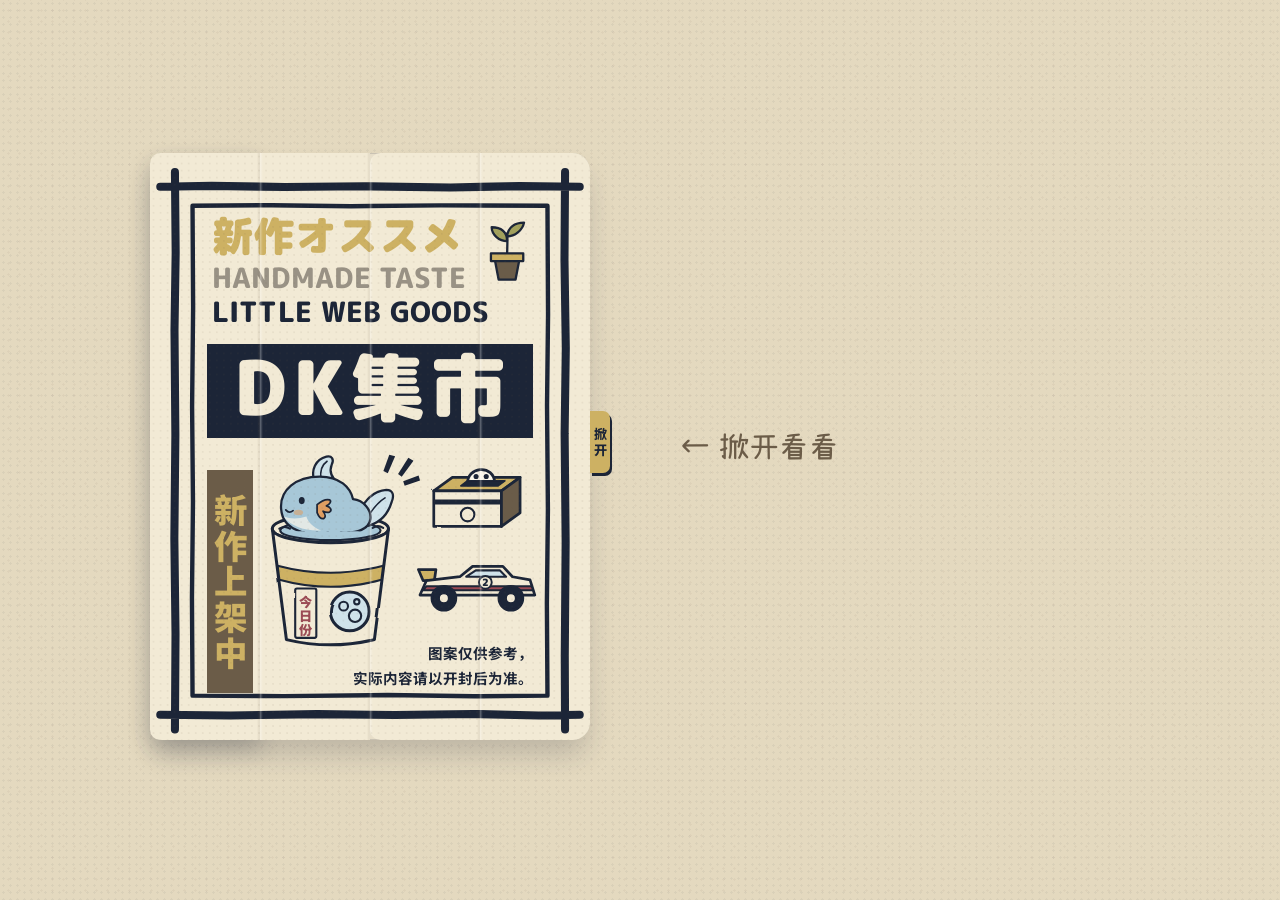
<file: site/index.html>
<!doctype html>
<html lang="zh-CN">
<head>
<meta charset="utf-8">
<meta name="viewport" content="width=device-width, initial-scale=1, viewport-fit=cover">
<title>DK集市</title>
<meta name="description" content="ZUZU · 庭院日和、冒冒 Peekala、二呜兄弟 · 赛道竞速。">
<meta name="theme-color" content="#E4D9BF">
<meta property="og:type" content="website">
<meta property="og:title" content="DK集市">
<meta property="og:description" content="ZUZU · 庭院日和、冒冒 Peekala、二呜兄弟 · 赛道竞速。">
<link rel="icon" href="favicon.svg" type="image/svg+xml">
<link rel="preconnect" href="https://fonts.googleapis.com">
<link rel="preconnect" href="https://fonts.gstatic.com" crossorigin>
<link rel="stylesheet" href="https://fonts.googleapis.com/css2?family=M+PLUS+Rounded+1c:wght@500;800;900&family=Noto+Sans+SC:wght@400;500;700;900&family=IBM+Plex+Mono:wght@500&display=swap">
<link rel="stylesheet" href="assets/dk.css">
<script src="assets/dk.js" defer></script>
</head>
<body>
<!-- drawings shared by the cover strips and the shelf -->
<svg width="0" height="0" style="position:absolute" aria-hidden="true" focusable="false">
  <defs>
    <filter id="rough" x="-5%" y="-5%" width="110%" height="110%">
      <feTurbulence type="fractalNoise" baseFrequency="0.035" numOctaves="2" seed="7"/>
      <feDisplacementMap in="SourceGraphic" scale="2.2"/>
    </filter>
    <clipPath id="cupclip"><rect x="-20" y="-80" width="200" height="117"/></clipPath>

    <symbol id="mudkip" viewBox="0 0 200 140">
      <g class="s-ink" stroke-width="3.4" stroke-linejoin="round" stroke-linecap="round">
        <path class="f-water2" d="M142 100 C146 78 162 60 184 58 C194 58 196 66 192 76 C186 96 172 108 156 112 Z"/>
        <path class="f-none" stroke-width="2.4" d="M156 98 C164 86 172 76 182 70"/>
        <path class="f-water2" d="M76 46 C70 28 78 12 94 8 C102 6 106 12 102 20 C98 30 102 40 112 48 Z"/>
        <path class="f-none" stroke-width="2.4" d="M86 42 C84 30 88 20 95 15"/>
        <rect class="f-water" x="60" y="110" width="20" height="18" rx="9"/>
        <rect class="f-water" x="96" y="112" width="20" height="16" rx="8"/>
        <rect class="f-water" x="126" y="108" width="20" height="16" rx="8"/>
        <path class="f-water" d="M26 86 C24 58 48 38 84 38 C114 38 130 54 134 72 C150 74 162 88 160 102 C158 116 140 124 118 122 C100 126 70 128 54 120 C36 114 27 102 26 86 Z"/>
        <path class="f-white" stroke="none" d="M30 98 C40 112 60 120 86 119 C74 114 66 106 64 98 C52 102 40 102 30 98 Z" opacity=".7"/>
        <path class="f-gill" stroke-width="2.6" d="M80 80 C86 75 93 71 99 73 C102 75 99 80 94 82 C100 84 103 88 99 91 C95 93 91 91 89 90 C92 94 94 98 90 101 C86 102 82 97 80 92 Z"/>
        <ellipse class="f-gill" stroke="none" cx="52" cy="92" rx="7" ry="4.2" opacity=".55"/>
        <ellipse class="f-ink" stroke="none" cx="57" cy="74" rx="4.4" ry="5.4"/>
        <path class="f-none" stroke-width="2.6" d="M33 88 Q38 94 44 89"/>
      </g>
    </symbol>


    <symbol id="car" viewBox="0 0 160 84">
      <g class="s-ink" stroke-width="3.4" stroke-linejoin="round" stroke-linecap="round">
        <path class="f-must" d="M14 36 L8 22 L30 22 L28 36 Z"/>
        <path class="f-paper" d="M10 54 L18 36 L60 31 L76 18 L114 18 L126 31 L148 35 L154 54 Z"/>
        <path class="f-water2" stroke-width="2.6" d="M68 31 L80 23 L110 23 L118 31 Z"/>
        <path class="f-bean" stroke-width="2.4" d="M18 43 L150 43 L152 48 L14 48 Z"/>
        <circle class="f-paper" stroke-width="2.4" cx="92" cy="38" r="8"/>
        <text x="92" y="42.5" text-anchor="middle" class="f-ink" stroke="none" style="font:900 12px var(--f-round)">2</text>
        <circle class="f-ink" cx="40" cy="58" r="15"/><circle class="f-paper" stroke-width="2" cx="40" cy="58" r="6"/>
        <circle class="f-ink" cx="124" cy="58" r="15"/><circle class="f-paper" stroke-width="2" cx="124" cy="58" r="6"/>
      </g>
    </symbol>

    <symbol id="matchpeek" viewBox="0 0 130 100">
      <g class="s-ink" stroke-width="3.2" stroke-linejoin="round" stroke-linecap="round">
        <path class="f-must" d="M8 46 L30 30 L110 30 L88 46 Z"/>
        <path class="f-white" d="M48 39 C46 16 80 14 80 37 Z"/>
        <circle class="f-ink" stroke="none" cx="58" cy="29" r="3"/><circle class="f-ink" stroke="none" cx="70" cy="29" r="3"/>
        <path class="f-ink" stroke-width="2" d="M40 40 L48 34 L92 34 L84 40 Z"/>
        <path class="f-paper" d="M8 46 H88 V88 H8 Z"/>
        <path class="f-ink" stroke="none" d="M8 56 H88 V62 H8 Z"/>
        <circle class="f-paper" stroke-width="2.4" cx="48" cy="74" r="8"/>
        <path class="f-umber" d="M88 46 L110 30 V72 L88 88 Z"/>
      </g>
    </symbol>

    <symbol id="sprout" viewBox="0 0 60 84">
      <g class="s-ink" stroke-width="3" stroke-linejoin="round" stroke-linecap="round">
        <path class="f-none" d="M30 50 C30 38 31 30 30 20"/>
        <path class="f-leaf" d="M30 30 C20 30 10 22 10 12 C22 12 30 18 30 30 Z"/>
        <path class="f-leaf" d="M30 24 C40 24 50 16 52 6 C40 6 31 12 30 24 Z"/>
        <path class="f-umber" d="M14 54 H46 L41 80 H19 Z"/>
        <path class="f-must" d="M9 46 H51 V56 H9 Z"/>
      </g>
    </symbol>

    <symbol id="sprout-only" viewBox="0 0 60 60">
      <g class="s-ink" stroke-width="3" stroke-linejoin="round" stroke-linecap="round">
        <path class="f-none" d="M30 60 C30 46 31 36 30 24"/>
        <path class="f-leaf" d="M30 36 C20 36 10 28 10 18 C22 18 30 24 30 36 Z"/>
        <path class="f-leaf" d="M30 30 C40 30 50 22 52 12 C40 12 31 18 30 30 Z"/>
      </g>
    </symbol>
  </defs>
</svg>

<main class="wrap">
  <h1 class="sr">DK集市</h1>

  <div class="pad">
    <div class="stage" id="stage">
      <div class="inside" id="inside" inert>
        <ol aria-label="作品">
              <li><button class="pick" type="button" data-key="zuzu" aria-pressed="false"><span class="ico"><svg preserveAspectRatio="xMidYMax meet" viewBox="0 0 200 140" aria-hidden="true"><use href="#mudkip"/></svg></span><span><b>庭院日和</b><small>ZUZU</small></span></button></li>
              <li><button class="pick" type="button" data-key="x" aria-pressed="false"><span class="ico"><svg preserveAspectRatio="xMidYMax meet" viewBox="0 0 130 100" aria-hidden="true"><use href="#matchpeek"/></svg></span><span><b>冒冒</b><small>PEEKALA</small></span></button></li>
              <li><button class="pick" type="button" data-key="2w" aria-pressed="false"><span class="ico"><svg preserveAspectRatio="xMidYMax meet" viewBox="0 0 160 84" aria-hidden="true"><use href="#car"/></svg></span><span><b>二呜兄弟</b><small>RACING</small></span></button></li>
        </ol>
      </div>

      <div class="cover" id="cover">
            <div class="art" id="cover-art" aria-hidden="true">
              <svg class="frame" viewBox="0 0 300 400" preserveAspectRatio="none">
                <!-- Draw the uneven frame directly so it paints with each folding strip. -->
                <g class="s-ink f-none" stroke-linecap="round" stroke-linejoin="round">
                  <path stroke-width="5.5" d="M7 23 L42 22.4 92 23.2 146 22.7 205 23.5 252 22.6 293 23
                    M17 13 L17.5 68 16.7 121 17.3 192 16.6 263 17.4 328 17 393
                    M283 13 L282.6 73 283.5 133 282.7 191 283.4 265 282.8 343 283 393
                    M7 383 L55 383.5 114 382.6 167 383.2 220 382.5 265 383.5 293 383"/>
                  <path stroke-width="3" d="M29 36 L83 35.6 137 36.3 198 35.7 271 36
                    L271.4 110 270.7 172 271.3 243 270.6 307 271 370
                    L221 370.4 162 369.6 91 370.3 29 370
                    L28.6 303 29.3 238 28.7 173 29.4 105 Z"/>
                </g>
              </svg>
              <p class="a-kicker">新作オススメ</p>
              <p class="a-en1">HANDMADE TASTE</p>
              <p class="a-en2">LITTLE WEB GOODS</p>
              <svg class="a-sprout" viewBox="0 0 60 84"><use class="rough" href="#sprout"/></svg>
              <div class="a-banner"><b>DK集市</b></div>
              <div class="a-tag">新作上架中</div>
              <svg class="a-burst" viewBox="0 0 60 50"><g class="f-ink"><path d="M6 30 L14 8 L22 10 L12 33 Z"/><path d="M26 34 L40 12 L47 16 L31 38 Z"/><path d="M33 44 L54 36 L56 43 L35 50 Z"/></g></svg>
              <svg class="a-cup" viewBox="0 -60 160 235">
                <g class="s-ink" stroke-width="3.4" stroke-linejoin="round" stroke-linecap="round">
                  <g class="rough">
                  <ellipse class="f-paper" cx="80" cy="34" rx="66" ry="16"/>
                  <ellipse class="f-water" stroke-width="2.4" cx="80" cy="36" rx="57" ry="11"/>
                  <path class="f-none" stroke-width="2.4" d="M22 34 q6 -4 12 0 M128 33 q6 -4 12 0"/>
                  </g>
                  <g clip-path="url(#cupclip)"><use class="a-zz" href="#mudkip" x="4" y="-54" width="152" height="106"/></g>
                  <g class="rough">
                  <path class="f-paper" d="M14 34 A66 16 0 0 0 146 34 L130 160 Q80 172 30 160 Z"/>
                  <path class="f-must" stroke-width="2.4" d="M20 76 Q80 92 140 76 L138 92 Q80 108 22 92 Z"/>
                  <rect class="f-paper" stroke-width="2.4" x="40" y="102" width="24" height="56" rx="2"/>
                  <text x="52" y="108" class="f-bean" stroke="none" style="writing-mode:vertical-rl;font:900 15px var(--f-cn);letter-spacing:1px">今日份</text>
                  <circle class="f-water2" cx="102" cy="128" r="22"/>
                  <circle class="f-none" stroke-width="2.4" cx="95" cy="122" r="5"/>
                  <circle class="f-none" stroke-width="2.4" cx="108" cy="133" r="7"/>
                  <circle class="f-none" stroke-width="2.4" cx="110" cy="117" r="3"/>
                  </g>
                </g>
              </svg>
              <svg class="a-match" viewBox="0 0 130 100">
                <g class="s-ink" stroke-width="3.2" stroke-linejoin="round" stroke-linecap="round">
                  <path class="f-must rough" d="M8 46 L30 30 L110 30 L88 46 Z"/>
                  <g class="a-head"><path class="f-white" d="M48 39 C46 16 80 14 80 37 Z"/>
                  <g class="a-eyes"><circle class="f-ink" stroke="none" cx="58" cy="29" r="3"/><circle class="f-ink" stroke="none" cx="70" cy="29" r="3"/></g></g>
                  <g class="rough">
                  <path class="f-ink" stroke-width="2" d="M40 40 L48 34 L92 34 L84 40 Z"/>
                  <path class="f-paper" d="M8 46 H88 V88 H8 Z"/>
                  <path class="f-ink" stroke="none" d="M8 56 H88 V62 H8 Z"/>
                  <circle class="f-paper" stroke-width="2.4" cx="48" cy="74" r="8"/>
                  <path class="f-umber" d="M88 46 L110 30 V72 L88 88 Z"/>
                  </g>
                </g>
              </svg>
              <svg class="a-car" viewBox="0 0 160 84"><use class="rough" href="#car"/></svg>
              <p class="a-fine"><span>图案仅供参考，</span><span>实际内容请以开封后为准。</span></p>
              <span class="a-crease" style="left:25%"></span>
              <span class="a-crease" style="left:50%"></span>
              <span class="a-crease" style="left:75%"></span>
            </div>
      </div>
      <button class="pull" id="pull" type="button" aria-controls="inside" aria-expanded="false" aria-label="掀开"><span class="pf" aria-hidden="true">掀开</span><span class="pb" aria-hidden="true">合上</span></button>
    </div>
  </div>

  <section class="info" id="info" aria-live="polite">
    <p class="idle" id="idle"><span class="left">← </span><span class="up">↑ </span>掀开看看</p>
    <div class="detail" id="detail" hidden>
      <button class="goback" id="back" type="button">← 返回</button>
      <p class="no" id="i-no">No.01 / 03</p>
      <h2 id="i-name">庭院日和</h2>
      <p class="en" id="i-en">ZUZU · GARDEN DAYS</p>
      <p class="desc" id="i-desc"></p>
      <ul class="chips" id="i-chips"></ul>
      <a class="go" id="i-link" href="https://zuzu.usdts.de" target="_blank" rel="noopener"><b>开封</b><span id="i-host">zuzu.usdts.de ↗</span></a>
    </div>
    <noscript>
      <div class="nojs">
        <a class="go" href="https://zuzu.usdts.de"><b>庭院日和</b><span>zuzu.usdts.de ↗</span></a>
        <a class="go" href="https://x.usdts.de"><b>冒冒</b><span>x.usdts.de ↗</span></a>
        <a class="go" href="https://2w.usdts.de"><b>二呜兄弟</b><span>2w.usdts.de ↗</span></a>
      </div>
    </noscript>
  </section>
</main>
</body>
</html>
</file>
<file: site/assets/dk.css>
/* Layout: one screen — a folding pad cover on the left, the picked project's info beside it. */
/* handwritten lines: Xiaolai (SIL OFL 1.1, lxgw/kose-font), subset to the site's text by tools/subset-hand-font.sh */
@font-face { font-family: "Xiaolai DK"; src: url("fonts/xiaolai-sub.woff2") format("woff2"); font-display: swap; }
:root {
  /* color: retro package print, single deliberate light look */
  --table: #E4D9BF;
  --paper: #F2EAD5;
  --kraft: #D5BE8F;
  --ink: #1C2537;
  --ink-2: #27324B;
  --mustard: #CDB163;
  --gray: #999285;
  --umber: #6B5C48;
  --bean: #9B4B54;
  --water: #A7C7D7;
  --water-2: #CFE2EA;
  --gill: #E09E62;
  --leaf: #A2A15D;
  --white: #FBF7EB;
  /* type */
  --f-cn: "Noto Sans SC", "PingFang SC", "Microsoft YaHei", sans-serif;
  --f-round: "M PLUS Rounded 1c", "Noto Sans SC", "Hiragino Maru Gothic ProN", sans-serif;
  --f-hand: "Xiaolai DK", "Hannotate SC", "Kaiti SC", cursive;
  --f-mono: "IBM Plex Mono", ui-monospace, "SFMono-Regular", monospace;
  color-scheme: light;
}
* { box-sizing: border-box; }
html { background: var(--table); }
body {
  background: var(--table);
  color: var(--ink);
  font-family: var(--f-cn);
  font-size: 15px;
  line-height: 1.6;
  background-image:
    radial-gradient(rgba(28,37,55,.05) 1px, transparent 1.2px),
    radial-gradient(rgba(107,92,72,.06) 1px, transparent 1.2px);
  background-size: 7px 7px, 11px 11px;
  background-position: 0 0, 3px 5px;
}
a { color: inherit; }

/* svg paint helpers (used inside symbols too) */
.s-ink { stroke: var(--ink); }
.f-ink { fill: var(--ink); } .f-paper { fill: var(--paper); } .f-water { fill: var(--water); }
.f-water2 { fill: var(--water-2); } .f-gill { fill: var(--gill); } .f-must { fill: var(--mustard); }
.f-umber { fill: var(--umber); } .f-leaf { fill: var(--leaf); } .f-white { fill: var(--white); }
.f-bean { fill: var(--bean); } .f-none { fill: none; } .f-kraft { fill: var(--kraft); }
.rough { filter: url(#rough); }
.stage { position: relative; width: 100%; aspect-ratio: 3 / 4; container-type: inline-size; perspective: 2200px; }
.inside {
  position: absolute; inset: 0; background: var(--paper);
  border-radius: 2.8cqw 4cqw 4cqw 2.8cqw;
  box-shadow: inset 0 0 0 1px rgba(28,37,55,.15), inset 0 0 40px rgba(107,92,72,.18), 0 18px 28px -4px rgba(28,37,55,.2);
  padding: 9cqw 7cqw 7cqw 31cqw;
  display: flex; flex-direction: column; gap: 3.2cqw;
}
.cover {
  position: absolute; inset: 0; transform-style: preserve-3d; cursor: pointer;
  -webkit-tap-highlight-color: transparent;
}
.cover > .art { box-shadow: 0 2cqw 5cqw rgba(28,37,55,.25); }
.seg { position: absolute; top: 0; left: 0; width: 25%; height: 100%; transform-style: preserve-3d; transform-origin: left center; transition: transform 1s cubic-bezier(.65,.02,.25,1); }
.seg .seg { left: 100%; width: 100%; }
.face { position: absolute; inset: 0; overflow: hidden; backface-visibility: hidden; -webkit-backface-visibility: hidden; }
.face .art { width: 400%; }
.s0 > .front { border-radius: 2.4cqw 0 0 2.4cqw; box-shadow: 0 2cqw 5cqw rgba(28,37,55,.22); }
.s3 > .front { border-radius: 0 4cqw 4cqw 0; }
.back {
  transform: rotateY(180deg); background: var(--ink-2);
  background-image: repeating-linear-gradient(90deg, rgba(255,255,255,.035) 0 2px, transparent 2px 5px);
  display: grid; place-items: center;
  box-shadow: inset -1px 0 0 rgba(255,255,255,.12);
}
.back span { writing-mode: vertical-rl; font-family: var(--f-round); font-weight: 900; color: var(--mustard); font-size: 7cqw; letter-spacing: .3em; opacity: .9; }
.s1 > .back, .s2 > .back { border-radius: 0; }
.s3 > .back { border-radius: 2.4cqw 0 0 2.4cqw; box-shadow: 1.5cqw 2cqw 4cqw rgba(28,37,55,.35); }
.stage.open .s1 { transform: translateZ(2px) rotateY(-180deg); }
.stage.open .s2 { transform: translateZ(-2px) rotateY(180deg); transition-delay: .12s; }
.stage.open .s3 { transform: translateZ(2px) rotateY(-180deg); transition-delay: .24s; }
.stage:not(.open) .s1 { transition-delay: .24s; }
.stage:not(.open) .s2 { transition-delay: .12s; }

/* the tab is part of the cover: it hangs off the last strip's free edge and folds over with it.
   Front face reads 掀开; once folded the back face (合上) shows, now on the pad's left edge. */
.pull {
  position: absolute; left: 100%; top: 44%; width: 4.6cqw; height: 14cqw; padding: 0; border: 0; background: none;
  cursor: pointer; transform-style: preserve-3d;
}
.pull > span {
  position: absolute; inset: 0; display: grid; place-items: center; backface-visibility: hidden; -webkit-backface-visibility: hidden;
  background: var(--mustard); color: var(--ink); font: 800 3cqw/1 var(--f-round); writing-mode: vertical-rl; letter-spacing: .25em;
  transition: transform .2s;
}
.pull .pf { border-radius: 0 1.6cqw 1.6cqw 0; box-shadow: 2px 3px 0 var(--ink); }
.pull .pb { transform: rotateY(180deg); border-radius: 1.6cqw 0 0 1.6cqw; box-shadow: -2px 3px 0 var(--ink); }
.pull:hover .pf { transform: translateX(3px); }
.pull:hover .pb { transform: rotateY(180deg) translateX(-3px); }

/* cover artwork: every size in cqw so the four cloned strips match */
.art { position: absolute; top: 0; left: 0; width: 100%; height: 100%; container-type: inline-size; background: var(--paper); overflow: hidden; font-family: var(--f-round); }
.art::after { /* paper grain */
  content: ""; position: absolute; inset: 0; pointer-events: none;
  background-image: radial-gradient(rgba(107,92,72,.08) 1px, transparent 1.3px); background-size: 1.6cqw 1.6cqw;
}
.art > * { position: absolute; }
.art .frame { inset: 0; width: 100%; height: 100%; }
.a-kicker { left: 14%; top: 10.6%; margin: 0; color: var(--mustard); font-weight: 900; font-size: 9.4cqw; letter-spacing: .02em; line-height: 1; }
.a-en1 { left: 14%; top: 19%; margin: 0; color: var(--gray); font-weight: 800; font-size: 6.3cqw; line-height: 1; letter-spacing: .01em; }
.a-en2 { left: 14%; top: 24.8%; margin: 0; color: var(--ink); font-weight: 800; font-size: 6.3cqw; line-height: 1; letter-spacing: .01em; }
.a-banner { left: 13%; right: 13%; top: 32.5%; height: 16%; background: var(--ink); display: flex; align-items: center; justify-content: center; gap: 3cqw; }
.a-banner b { color: var(--paper); font-weight: 900; font-size: 17cqw; line-height: 1; letter-spacing: .08em; margin-right: -.08em; transform: translateY(-.04em); white-space: nowrap; }
.a-sprout { right: 13.5%; top: 11%; width: 10.5%; }
.a-tag { left: 13%; top: 54%; width: 10.5%; height: 38%; background: var(--umber); color: var(--mustard); writing-mode: vertical-rl; font-family: var(--f-cn); font-weight: 900; font-size: 7.6cqw; display: flex; align-items: center; justify-content: center; letter-spacing: .08em; }
.a-burst { left: 52%; top: 50.5%; width: 10%; }
.a-cup { left: 25%; top: 50%; width: 32%; }
.a-match { right: 12%; top: 51%; width: 25%; }
.a-car { right: 11.5%; top: 68%; width: 29%; }
.a-fine { right: 13%; bottom: 8.4%; margin: 0; text-align: right; font-family: var(--f-cn); font-weight: 700; font-size: 3.3cqw; line-height: 1.7; color: var(--ink); }
.a-fine span { display: block; }
/* idle motion on the cover. All four strips are cloned in the same frame, so their animations share a clock
   and anything crossing a fold line stays in step. Paused while the pad is open (the art is folded away). */
.a-banner { overflow: hidden; }
.a-banner::after {
  content: ""; position: absolute; top: 0; bottom: 0; left: 0; width: 22%; pointer-events: none;
  background: linear-gradient(100deg, transparent, rgba(242,234,213,.28) 50%, transparent);
  transform: translateX(-130%); animation: shine 6s ease-in-out 1.2s infinite;
}
@keyframes shine { 0% { transform: translateX(-130%); } 30%, 100% { transform: translateX(480%); } }

.a-sprout { transform-origin: 50% 95%; animation: sway 3.8s ease-in-out infinite; }
@keyframes sway { 0%, 100% { transform: rotate(-3deg); } 50% { transform: rotate(3deg); } }

.a-zz { animation: duck 7s cubic-bezier(.4,0,.2,1) 2s infinite; }   /* ZUZU ducks into the cup and pops back */
@keyframes duck { 0%, 100% { transform: translateY(0); } 8%, 22% { transform: translateY(30px); } 28% { transform: translateY(-5px); } 33% { transform: translateY(0); } }

.a-head { animation: hop 5s ease-in-out .6s infinite; }
@keyframes hop { 0%, 100% { transform: translateY(0); } 6% { transform: translateY(-5px); } 12% { transform: translateY(0); } 16% { transform: translateY(-2px); } 20% { transform: translateY(0); } }
.a-eyes circle { transform-box: fill-box; transform-origin: center; animation: blink 4.2s 1.5s infinite; }
@keyframes blink { 0%, 90%, 100% { transform: scaleY(1); } 94% { transform: scaleY(.1); } }

.a-burst { transform-origin: 20% 80%; animation: pop 1.6s steps(1) infinite; }
@keyframes pop { 0%, 100% { transform: scale(1); } 50% { transform: scale(1.12) rotate(-4deg); } }

.a-car { transform-origin: 30% 90%; animation: rev 5.5s ease-in-out 3s infinite; }
@keyframes rev {
  0%, 100% { transform: none; }
  4% { transform: translateY(-.5cqw); } 8% { transform: none; } 12% { transform: translateY(-.5cqw); } 16% { transform: none; }
  22% { transform: translateX(-.8cqw) rotate(-3deg); } 30% { transform: translateX(1.4cqw) rotate(1deg); } 40% { transform: none; }
}
:is(.stage.open, .cover.folding) .art,
:is(.stage.open, .cover.folding) .art *,
:is(.stage.open, .cover.folding) .art *::after { animation-play-state: paused; }

.a-crease { top: 0; bottom: 0; width: 1.4cqw; transform: translateX(-50%); pointer-events: none;
  background: linear-gradient(90deg, transparent, rgba(107,92,72,.12) 40%, rgba(255,255,255,.3) 55%, transparent); }

/* ---------- page ---------- */
body {
  margin: 0; min-height: 100vh; min-height: 100svh; display: grid; place-items: center;
  padding: 40px max(16px, env(safe-area-inset-right, 0px)) 48px max(16px, env(safe-area-inset-left, 0px));
}
.wrap {
  width: 100%; max-width: 980px; display: grid; align-items: center;
  grid-template-columns: minmax(0, 440px) minmax(0, 1fr); gap: clamp(40px, 7vw, 96px);
}
.sr { position: absolute; width: 1px; height: 1px; overflow: hidden; clip-path: inset(50%); white-space: nowrap; }
:focus-visible { outline: 3px dashed var(--bean); outline-offset: 4px; }

/* ---------- pad ---------- */
.pad { position: relative; width: 100%; }
.inside { padding: 8cqw 6cqw 8cqw 31cqw; justify-content: center; gap: 0; }
/* the screen is a little shop shelf: each work stands on a plank, its name on a price card beside it */
.inside ol {
  list-style: none; margin: 0; padding: 0 2.6cqw; display: grid; counter-reset: shelf;
  background: #E8DBBA; border: .7cqw solid var(--ink); border-radius: 1.6cqw;
  box-shadow: inset 0 2.4cqw 3cqw -1cqw rgba(107,92,72,.25), 1cqw 1.2cqw 0 rgba(28,37,55,.14);
}
.inside ol > li { counter-increment: shelf; padding-top: 6cqw; }
.inside ol > li::after { /* plank: top face, then its front edge */
  content: ""; display: block; height: 3.2cqw; margin: 0 -2.6cqw;
  background: linear-gradient(var(--kraft) 0 45%, var(--umber) 45%); border-block: .6cqw solid var(--ink);
  box-shadow: 0 1.6cqw 1.2cqw -.6cqw rgba(107,92,72,.35); cursor: pointer;
}
.inside ol > li:last-child::after { border-bottom: 0; border-radius: 0 0 1cqw 1cqw; box-shadow: none; }
.pick {
  width: 100%; display: grid; grid-template-columns: 23cqw minmax(0, 1fr); align-items: end; gap: 3cqw;
  margin-bottom: -.2cqw; padding: 0 1cqw; border: 0; background: none;
  font: inherit; color: inherit; text-align: left; cursor: pointer; -webkit-tap-highlight-color: transparent;
}
.pick .ico { cursor: default; display: block; height: 17cqw; transform-origin: 50% 100%; transition: transform .35s cubic-bezier(.3,1.6,.5,1); }
.pick .ico svg { display: block; width: 100%; height: 100%; filter: drop-shadow(.4cqw .3cqw 0 rgba(107,92,72,.3)); }
.pick > span:last-child { /* price card standing on the plank */
  justify-self: start; position: relative; margin-bottom: .2cqw; padding: 1.2cqw 2.6cqw 1.6cqw;
  background: var(--white); border: .5cqw solid var(--ink); border-radius: .8cqw;
  box-shadow: .7cqw .7cqw 0 rgba(28,37,55,.16);
  transform: rotate(-2deg); transform-origin: 0 100%; transition: transform .3s cubic-bezier(.3,1.6,.5,1), background .2s, color .2s;
}
.pick > span:last-child::before {
  content: "No.0" counter(shelf); display: block; margin-bottom: .6cqw;
  font: 600 2.2cqw/1 var(--f-mono); letter-spacing: .1em; color: var(--bean);
}
.pick .ico:hover { transform: translateY(-1.8cqw) rotate(-4deg); }
.pick:hover > span:last-child { transform: rotate(0deg); }
.pick b { display: block; font-size: 4.4cqw; font-weight: 900; line-height: 1.2; white-space: nowrap; }
.pick small { display: block; font-family: var(--f-round); font-weight: 800; font-size: 2.4cqw; letter-spacing: .12em; color: var(--umber); }
.pick[aria-pressed="true"] > span:last-child { background: var(--ink); color: var(--paper); }
.pick[aria-pressed="true"] > span:last-child::before, .pick[aria-pressed="true"] small { color: var(--mustard); }

/* ---------- info beside the pad ---------- */
.info { min-width: 0; }
.idle { margin: 0; font-family: var(--f-hand); font-size: 30px; color: var(--umber); }
.idle .up { display: none; }
.detail[hidden], .idle[hidden] { display: none; }
/* the picked work's details: a sticky note taped up beside the pad */
.detail {
  --note: #F3E5A8;
  position: relative; display: grid; gap: 14px; justify-items: start; max-width: 400px;
  padding: 40px 32px 32px; background: var(--note); border-radius: 2px 2px 18px 2px / 2px 2px 8px 2px;
  background-image: radial-gradient(rgba(107,92,72,.08) 1px, transparent 1.3px); background-size: 7px 7px;
  box-shadow: 0 1px 1px rgba(107,92,72,.2), 10px 18px 22px -14px rgba(28,37,55,.45);
  transform: rotate(-1.6deg);
}
.detail::before { /* tape */
  content: ""; position: absolute; top: -13px; left: 50%; width: 104px; height: 28px; translate: -50% 0; rotate: 3deg;
  background: rgba(213,190,143,.6); box-shadow: 0 1px 2px rgba(28,37,55,.12);
  -webkit-mask: linear-gradient(90deg, transparent 0 2px, #000 2px calc(100% - 2px), transparent 0);
}
.detail.in { animation: stick .5s cubic-bezier(.2,.8,.3,1); }
@keyframes stick { from { opacity: 0; transform: translateY(-14px) rotate(-6deg) scale(1.03); } }
@keyframes in { from { opacity: 0; transform: translateY(10px); } }
.no { margin: 0; font-family: var(--f-mono); font-size: 12px; letter-spacing: .12em; color: var(--umber); }
.detail h2 { margin: 0; font-size: clamp(36px, 5vw, 52px); font-weight: 900; line-height: 1.1; letter-spacing: .04em; }
.en { margin: -6px 0 0; font-family: var(--f-round); font-weight: 800; font-size: 13px; letter-spacing: .16em; color: var(--gray); }
.desc { margin: 2px 0 0; font-family: var(--f-hand); font-size: 21px; line-height: 1.55; color: var(--ink-2); max-width: 26em; text-wrap: pretty; }
.chips { display: flex; gap: 8px; flex-wrap: wrap; margin: 0; padding: 0; list-style: none; }
.chips li { font-size: 12px; font-weight: 700; padding: 1px 10px 2px; border: 1.5px solid var(--ink); border-radius: 999px; }
.go {
  margin-top: 10px; display: inline-flex; align-items: center; gap: 14px; text-decoration: none;
  background: var(--ink); color: var(--paper); padding: 12px 18px; border-radius: 3px;
  box-shadow: 4px 5px 0 var(--mustard); transition: transform .2s, box-shadow .2s;
}
.go b { font-size: 16px; font-weight: 900; letter-spacing: .3em; margin-right: -.3em; }
.go span { font-family: var(--f-mono); font-size: 13px; color: var(--mustard); }
.go:hover { transform: translate(-2px, -2px); box-shadow: 6px 7px 0 var(--mustard); }
.nojs { display: grid; gap: 8px; margin-top: 16px; }

/* ---------- small screens ---------- */
.goback { display: none; }

@media (max-width: 820px) {
  .wrap { grid-template-columns: minmax(0, 1fr); justify-items: center; gap: 28px; }
  .pad { max-width: 420px; padding-inline: 14px; }
  .info { width: 100%; max-width: 420px; }
  .idle { text-align: center; }
  .idle .up { display: inline; }
  .idle .left { display: none; }
  /* keep the hint's line box while open, so the centred pad doesn't jump down when it disappears */
  .idle { transition: opacity .3s, visibility .3s; }
  .idle[hidden] { display: block; visibility: hidden; opacity: 0; }

  /* Project the accordion onto one plane. The signed edge runs from 1 (front)
     to -1 (back), and the strips stack in their DOM order. */
  .stage { perspective: none; }
  .cover {
    --fold-edge: 1;
    --fold-front: max(0, var(--fold-edge));
    --fold-back: max(0, -1 * var(--fold-edge));
    transform-style: flat;
    z-index: 1;
  }
  .stage.open .cover { --fold-edge: -1; }
  .seg { display: contents; transition: none; }
  .seg > .face { width: 25%; right: auto; }
  .seg > .face, .cover .pull > span { -webkit-backface-visibility: visible; backface-visibility: visible; }
  .s0 > .back, .s2 > .back { display: none; }
  .s1 > .front, .s3 > .front { transform-origin: left center; }
  .s1 > .back, .s3 > .back { transform-origin: right center; }
  .s1 > .front { transform: translateX(100%) scaleX(var(--fold-front)); }
  .s1 > .back { transform: scaleX(var(--fold-back)); }
  .s2 > .front { transform: translateX(calc((1 + var(--fold-edge)) * 100%)); }
  .s3 > .front { transform: translateX(calc((2 + var(--fold-edge)) * 100%)) scaleX(var(--fold-front)); }
  .s3 > .back { transform: translateX(calc((1 + var(--fold-edge)) * 100%)) scaleX(var(--fold-back)); }

  .cover .pull {
    left: 0;
    transform: translateX(calc(50cqw * (1 + var(--fold-edge)) - 100% * var(--fold-back)));
    transform-origin: left center;
    transform-style: flat;
  }
  .cover .pull > span { pointer-events: none; transition: none; }
  .cover .pull .pf { transform: none; opacity: var(--fold-front); }
  .cover .pull .pb { transform: none; opacity: var(--fold-back); }

  /* the pad screen holds both views: the list, and one item's page */
  .inside:not(.reading) .detail, .inside.reading ol { display: none; }
  .inside ol { animation: in .35s cubic-bezier(.2,.8,.3,1); }
  .inside .detail { gap: 2.4cqw; max-width: none; margin-top: 9cqw; padding: 8cqw 6cqw 6.5cqw; transform: rotate(-1.2deg);
    background-size: 1.6cqw 1.6cqw; box-shadow: 0 .3cqw .3cqw rgba(107,92,72,.2), 2cqw 3.4cqw 4cqw -2.6cqw rgba(28,37,55,.5); }
  .inside .detail::before { top: -2.8cqw; width: 22cqw; height: 6cqw; left: 62%; }
  .inside .goback {
    display: inline-flex; position: absolute; top: -10.5cqw; left: -1.2cqw; rotate: 1.2deg; padding: 1.2cqw; border: 0; background: none; cursor: pointer;
    font: 800 3.6cqw/1 var(--f-round); letter-spacing: .06em; color: var(--umber);
  }
  .inside .no { font-size: 2.8cqw; }
  .inside .detail h2 { font-size: 9.5cqw; }
  .inside .en { margin-top: -1.2cqw; font-size: 2.9cqw; }
  .inside .desc { margin-top: .4cqw; font-size: 5.2cqw; line-height: 1.5; }
  .inside .chips { gap: 1.6cqw; }
  .inside .chips li { font-size: 3cqw; padding: .2cqw 2.4cqw .5cqw; border-width: .4cqw; }
  .inside .go { margin-top: 3cqw; gap: 3cqw; padding: 3cqw 4cqw; box-shadow: 1cqw 1.2cqw 0 var(--mustard); }
  .inside .go b { font-size: 4cqw; }
  .inside .go span { font-size: 3cqw; }
}
@media (prefers-reduced-motion: reduce) {
  *, *::before, *::after { transition-duration: .01ms !important; animation: none !important; }
}

/* once open, only the folded strips (their backs) catch clicks; the screen underneath is free */
.stage.open .cover { pointer-events: none; }
.stage.open .back { pointer-events: auto; }

.stage.open .pull { pointer-events: auto; }

/* the two inner layers that end up in the folded stack (strip 1's back, strip 2's front) keep the same rounded
   corners on their hinge side at all times, so no square paper corner shows while folding or unfolding.
   When closed, one faces away and the other only uncovers same-colour paper, so it is invisible. */
.s1 > .back, .s2 > .front { border-radius: 2.4cqw 0 0 2.4cqw; }
</file>
